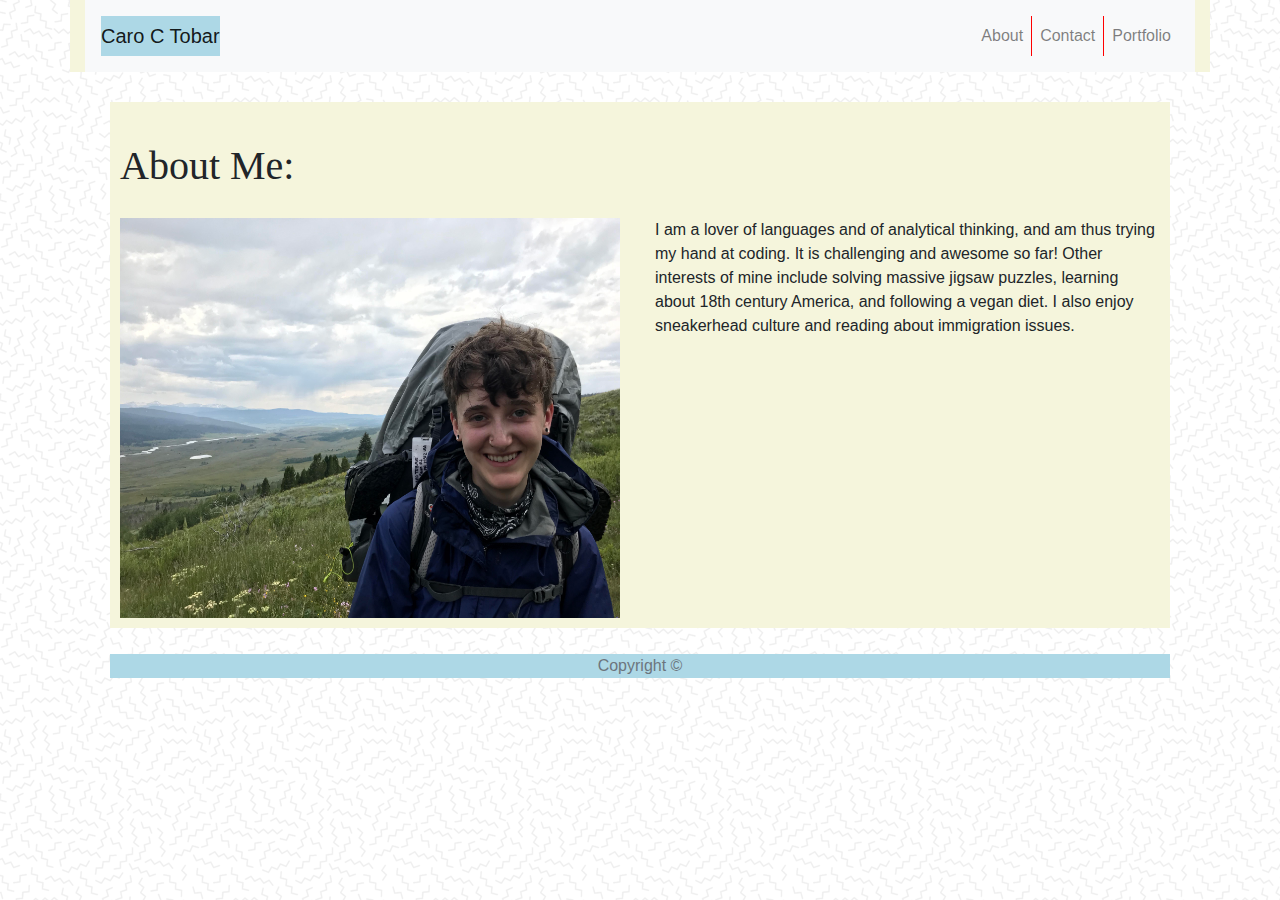
<file: index.html>
<!DOCTYPE html>
<html lang="en">
<head>
    <meta charset="UTF-8">
    <meta name="viewport" content="width=device-width, initial-scale=1.0">
    <meta http-equiv="X-UA-Compatible" content="ie=edge">
    <title>About Me</title>
    <link rel="stylesheet" href="https://stackpath.bootstrapcdn.com/bootstrap/4.3.1/css/bootstrap.min.css" integrity="sha384-ggOyR0iXCbMQv3Xipma34MD+dH/1fQ784/j6cY/iJTQUOhcWr7x9JvoRxT2MZw1T" crossorigin="anonymous">
    <link rel="stylesheet" href="index.css">

</head>

<body>
    <div class="container">
        <nav class="navbar navbar-expand-lg navbar-light bg-light">
            <a class="navbar-brand" href="index.html">Caro C Tobar</a>
            <button class="navbar-toggler" type="button" data-toggle="collapse" data-target="#navbarText" aria-controls="navbarText" aria-expanded="false" aria-label="Toggle navigation">
              <span class="navbar-toggler-icon"></span>
            </button>
            <div class="collapse navbar-collapse" id="navbarText"></div>
                <span class="navbar-text">
                <ul class="navbar-nav mr-auto">
                <li class="nav-item">
                  <a class="nav-link" href="index.html">About</a>
                </li>
                <li class="nav-item">
                  <a class="nav-link" href="RPContactPage.html">Contact</a>
                </li>
                <li class="nav-item">
                  <a class="nav-link" href="RPImagesPage.html">Portfolio</a>
                </li>
              </ul>
              </span>
            </nav>
    </div>
             
 </div>

    <!-----//// Creating Container ////---->

         <div class="container2">
            
           <!-------//first row// ------>

                <div class="row">
                  <div class="col-md-12">
                    <h1>About Me:</h1>
                  </div>
                </div>

       <!------ //second row//// ----->

                <div class="row">
                  <div class="col-md-6">
                    <img src="PortfolioPic copy.jpg" alt="Picture of Caro">
                </div>
                  <div class="col-md-6">
                    <p>I am a lover of languages and of analytical thinking, and am thus trying my hand at coding. It is challenging and awesome so far! Other interests of mine include solving massive jigsaw puzzles, learning about 18th century America, and following a vegan diet. I also enjoy sneakerhead culture and reading about immigration issues.</p>
                  </div>
                </div>
         </div>
              <!------  /// third row//// ---->
            <footer class="footer mt-auto py-3">
                    <div class="container3">
            <span class="text-muted">Copyright ©</span>
        </div>
    </footer>
    </div>
</div>
</body>
</html>
</file>
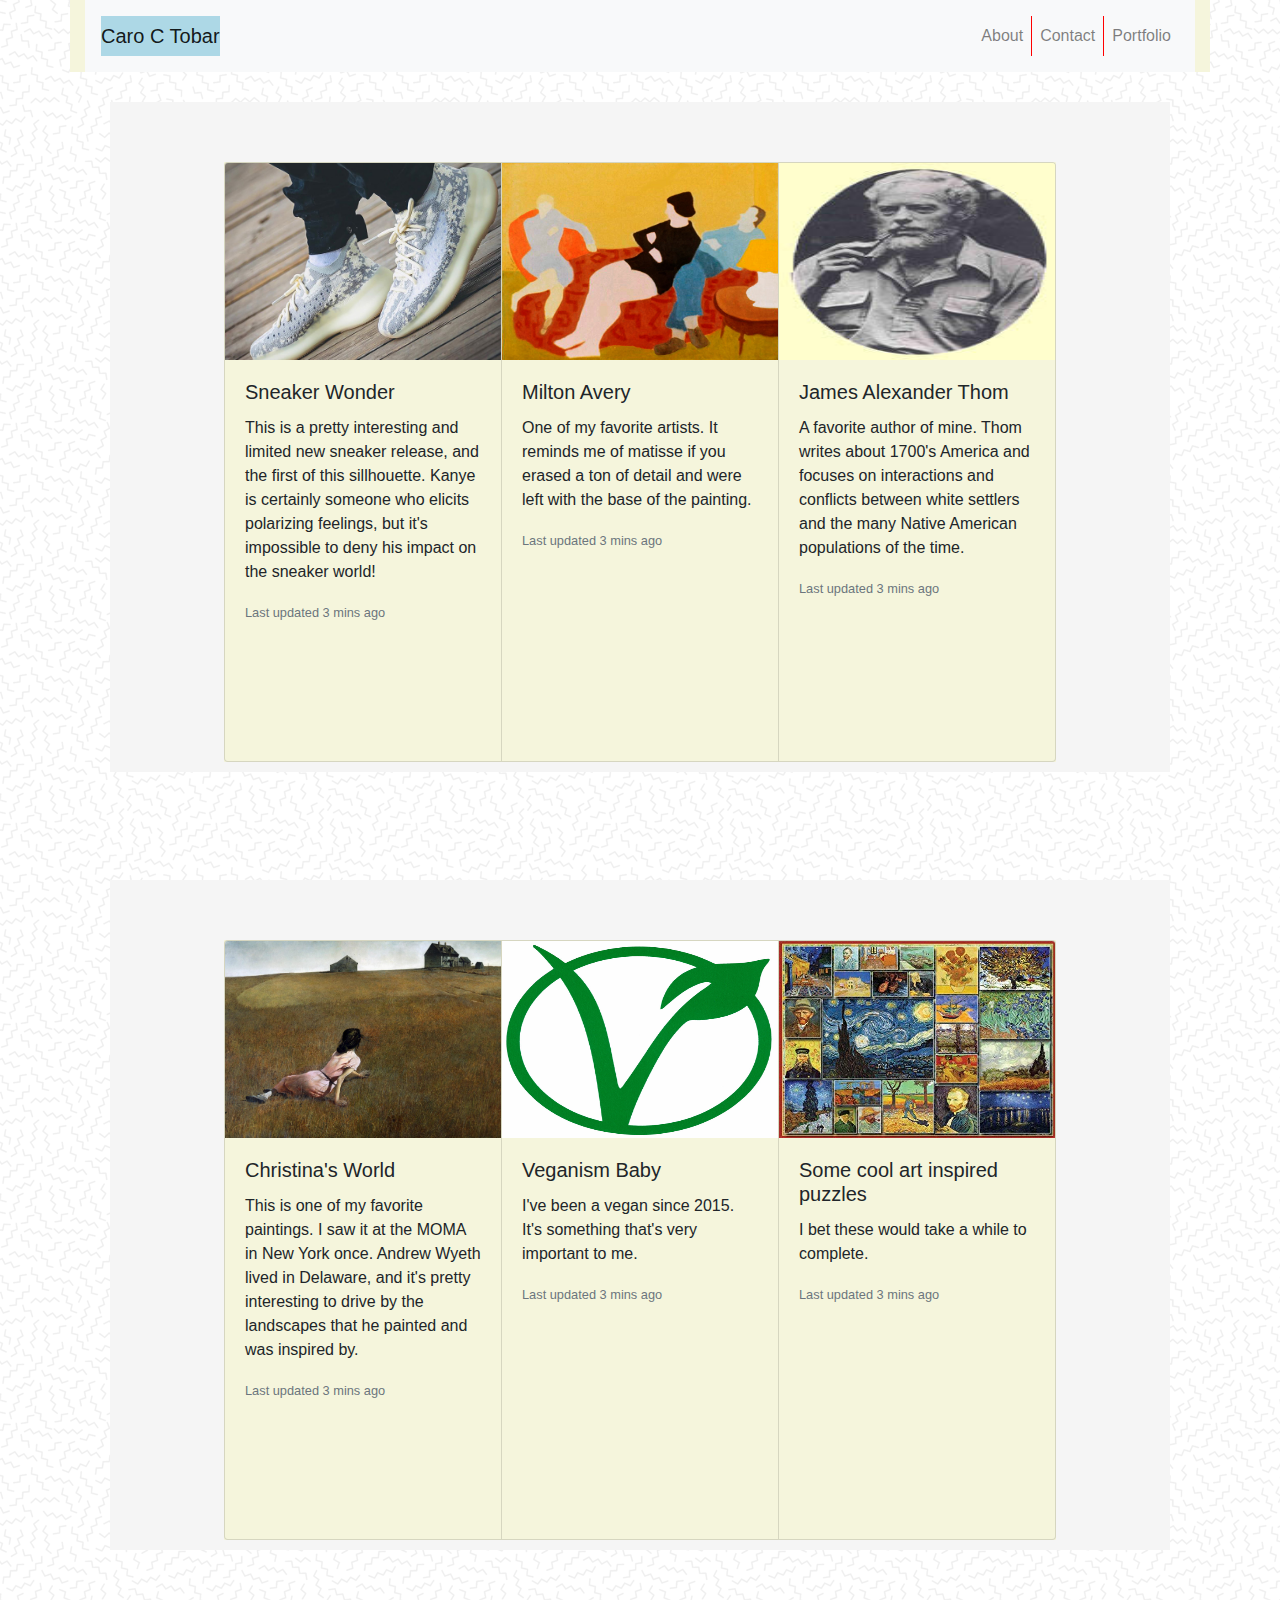
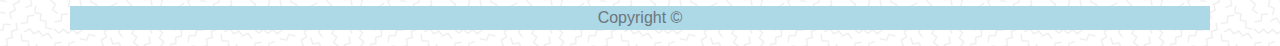
<file: RPImagesPage.html>
<!DOCTYPE html>
<html lang="en">
<head>
    <meta charset="UTF-8">
    <meta name="viewport" content="width=device-width, initial-scale=1.0">
    <meta http-equiv="X-UA-Compatible" content="ie=edge">
    <title>Portfolio Images</title>
    <link rel="stylesheet" href="https://stackpath.bootstrapcdn.com/bootstrap/4.3.1/css/bootstrap.min.css" integrity="sha384-ggOyR0iXCbMQv3Xipma34MD+dH/1fQ784/j6cY/iJTQUOhcWr7x9JvoRxT2MZw1T" crossorigin="anonymous">
    <link rel="stylesheet" href="RPImagesPage.css">
</head>
<body>
        <div class="container">
            <nav class="navbar navbar-expand-lg navbar-light bg-light">
                <a class="navbar-brand" href="index.html">Caro C Tobar</a>
                <button class="navbar-toggler" type="button" data-toggle="collapse" data-target="#navbarText" aria-controls="navbarText" aria-expanded="false" aria-label="Toggle navigation">
                  <span class="navbar-toggler-icon">
                </button>
                <div class="collapse navbar-collapse" id="navbarText"></div>
                    <span class="navbar-text">
                    <ul class="navbar-nav mr-auto">
                    <li class="nav-item">
                      <a class="nav-link" href="index.html">About</a>
                    </li>
                    <li class="nav-item">
                      <a class="nav-link" href="RPContactPage.html">Contact</a>
                    </li>
                    <li class="nav-item">
                      <a class="nav-link" href="RPImagesPage.html">Portfolio</a>
                    </li>
                  </ul>
                  </span>
                </nav>
        </div>

<!------- Creating next container-->

<div class="wrapper">
        <div class="card-group"> 
                <div class="card">
                        <img src="adidas-yeezy-boost-350-v3-alien-on-feet-fb6878-release-date-pair.jpg" class="card-img-top" alt="Adidas Yeezy Sneaker">
                        <div class="card-body">
                          <h5 class="card-title">Sneaker Wonder</h5>
                          <p class="card-text">This is a pretty interesting and limited new sneaker release, and the first of this sillhouette. Kanye is certainly someone who elicits polarizing feelings, but it's impossible to deny his impact on the sneaker world!</p>
                          <p class="card-text"><small class="text-muted">Last updated 3 mins ago</small></p>
                        </div>
                      </div>
                <div class="card">
                            <img src="20ARTSLI3-jumbo.jpg" class="card-img-top" alt="Milton Avery Painting">
                            <div class="card-body">
                              <h5 class="card-title">Milton Avery</h5>
                              <p class="card-text">One of my favorite artists. It reminds me of matisse if you erased a ton of detail and were left with the base of the painting.</p>
                              <p class="card-text"><small class="text-muted">Last updated 3 mins ago</small></p>
                            </div>
                          </div>
        
                 <div class="card">
                     <img src="556ec75192194_james_alexander_thom.jpg" class="card-img-top" alt="Portrait of James Alexander Thom">
                        <div class="card-body">
                            <h5 class="card-title">James Alexander Thom</h5>
                                <p class="card-text">A favorite author of mine. Thom writes about 1700's America and focuses on interactions and conflicts between white settlers and the many Native American populations of the time.</p>
                                  <p class="card-text"><small class="text-muted">Last updated 3 mins ago</small></p>
                                </div>
                              </div>
        
</div>
</div>

<!---- second row of cards -->
<br>
</br>
    <div class="wrapper">
     <div class="card-group"> 
        <div class="card">
                <img src="zzzChristinasWorldAndrewWyethlargeimage-59e8e27baf5d3a001018cf3d.jpg" class="card-img-top" alt="Christina's World">
                <div class="card-body">
                  <h5 class="card-title">Christina's World</h5>
                  <p class="card-text">This is one of my favorite paintings. I saw it at the MOMA in New York once. Andrew Wyeth lived in Delaware, and it's pretty interesting to drive by the landscapes that he painted and was inspired by.</p>
                  <p class="card-text"><small class="text-muted">Last updated 3 mins ago</small></p>
                </div>
              </div>
        <div class="card">
                    <img src="Vegan.jpg" class="card-img-top" alt="Vegan Logo">
                    <div class="card-body">
                      <h5 class="card-title">Veganism Baby</h5>
                      <p class="card-text">I've been a vegan since 2015. It's something that's very important to me.</p>
                      <p class="card-text"><small class="text-muted">Last updated 3 mins ago</small></p>
                    </div>
                  </div>

         <div class="card">
             <img src="jigsawpuzzle.jpg" class="card-img-top" alt="Jigsaw Puzzle">
                <div class="card-body">
                    <h5 class="card-title">Some cool art inspired puzzles</h5>
                        <p class="card-text">I bet these would take a while to complete.</p>
                          <p class="card-text"><small class="text-muted">Last updated 3 mins ago</small></p>
                        </div>
                      </div>
      </div>
</div>



<!--------- Footer section-->
       
  <footer class="footer mt-auto py-3">
        <div class="container">
            <span class="text-muted">Copyright ©</span>
    </div>
</footer>
</body>
</html>
</file>
<file: index.css>
body {background-image: url(memphis-mini\ copy.png);
    font-family: Arial, Helvetica, sans-serif;
}

.navbar-brand {background-color: lightblue
    ;}

.container {background-color: beige;}

h1 {margin-top: 30px;
    font-family: Georgia, 'Times New Roman', Times, serif;}

img {width: 500px;
    height: 400px;
}

ul > li:not(:last-child) {float:right; border-right: 1px solid red;
}


div.row {padding: 10px;}

.container2 {background-color: beige; 
        margin-left: 110px; 
        margin-right: 110px; 
        margin-top: 30px;}

.footer > .container3 {text-align:center;
        background-color: lightblue;
        clear: both;
        padding: none;
        margin-top: 10px;
        margin-left: 110px;
        margin-right: 110px;
        ;}
</file>
<file: RPImagesPage.css>
body {background-image: url(memphis-mini\ copy.png);
    font-family: Arial, Helvetica, sans-serif;
}

.navbar-brand {background-color: lightblue
    ;}

h1 {margin-top: 30px;
    font-family: Georgia, 'Times New Roman', Times, serif;}


ul > li:not(:last-child) {float:right; 
    border-right: 1px solid red;
}


.container {background-color: beige;}

.wrapper {background-color: whitesmoke;
    margin-left: 110px;
    margin-right: 110px;
    margin-top: 30px;
    margin-bottom: 30px;
    padding: 10px; 
 }

img {width: 33%;
    height: 33%;}

.card-group {margin-left: auto;
        margin-right: auto;
        margin-top: 50px;
        width: 80%; 
        height:auto;
    background-color: beige;
    padding: 20px lightblue; 
}

.card {height:600px;
        widows: 600px;;
        background-color: beige;}

.footer > .container {text-align:center;
    background-color: lightblue;
    clear: both;
    padding: none;
    margin-top: 10px;
    float: auto;
    ;}
</file>
